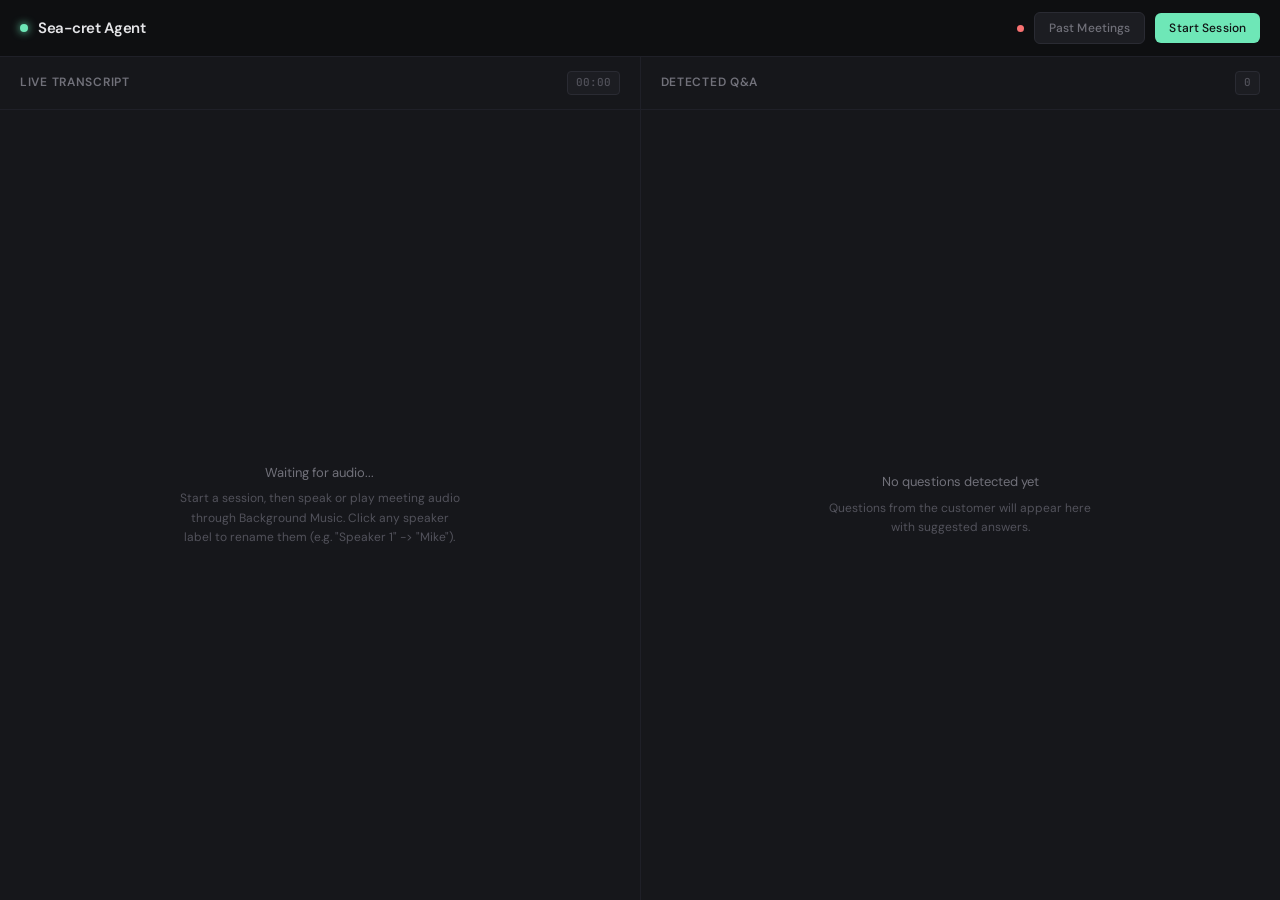
<file: static/index.html>
<!DOCTYPE html>
<html lang="en">
<head>
  <meta charset="UTF-8">
  <meta name="viewport" content="width=device-width, initial-scale=1.0">
  <title>Sea-cret Agent</title>
  <link rel="preconnect" href="https://fonts.googleapis.com">
  <link rel="preconnect" href="https://fonts.gstatic.com" crossorigin>
  <link href="https://fonts.googleapis.com/css2?family=DM+Sans:ital,wght@0,400;0,500;0,600;0,700;1,400&family=JetBrains+Mono:wght@400;500&display=swap" rel="stylesheet">
  <link rel="stylesheet" href="/static/style.css">
</head>
<body>
  <div class="app">
    <header class="topbar">
      <div class="topbar-left">
        <div class="logo-mark"></div>
        <h1>Sea-cret Agent</h1>
      </div>
      <div class="topbar-right">
        <span class="connection-dot" id="connectionDot"></span>
        <div class="past-sessions">
          <button class="btn btn-subtle" id="pastSessionsBtn" title="Reopen a past meeting">Past Meetings</button>
          <div class="past-sessions-menu" id="pastSessionsMenu" hidden></div>
        </div>
        <button class="btn btn-primary" id="sessionBtn">Start Session</button>
      </div>
    </header>

    <div class="past-banner" id="pastBanner" hidden>
      <div class="past-banner-info">
        <span class="past-banner-eyebrow">Viewing past meeting</span>
        <span class="past-banner-title" id="pastBannerTitle"></span>
      </div>
      <div class="past-banner-actions">
        <button class="btn btn-subtle" id="pastBannerSummary">Show Summary</button>
        <button class="btn btn-subtle" id="pastBannerExit">Exit</button>
      </div>
    </div>

    <div class="panels">
      <section class="panel panel-transcript">
        <div class="panel-header">
          <h2>Live Transcript</h2>
          <span class="badge" id="transcriptTimer">00:00</span>
        </div>
        <div class="transcript-feed" id="transcriptFeed">
          <div class="empty-state">
            <p>Waiting for audio...</p>
            <p class="hint">Start a session, then speak or play meeting audio through Background Music. Click any speaker label to rename them (e.g. "Speaker 1" -> "Mike").</p>
          </div>
        </div>
      </section>

      <section class="panel panel-answers">
        <div class="panel-header">
          <h2>Detected Q&A</h2>
          <span class="badge" id="questionCount">0</span>
        </div>
        <div class="answers-feed" id="answersFeed">
          <div class="empty-state">
            <p>No questions detected yet</p>
            <p class="hint">Questions from the customer will appear here with suggested answers.</p>
          </div>
        </div>
      </section>
    </div>

    <div class="summary-overlay" id="summaryOverlay">
      <div class="summary-modal">
        <div class="summary-header">
          <h2>Meeting Summary</h2>
          <button class="btn btn-subtle" id="closeSummary">Close</button>
        </div>
        <div class="summary-content" id="summaryContent"></div>
        <div class="summary-actions">
          <button class="btn btn-subtle" id="copySummary">Copy to Clipboard</button>
          <button class="btn btn-primary" id="createGoogleDoc">Create Google Doc</button>
        </div>
        <div class="google-doc-result" id="googleDocResult"></div>
      </div>
    </div>
  </div>

  <script src="/static/app.js"></script>
</body>
</html>
</file>
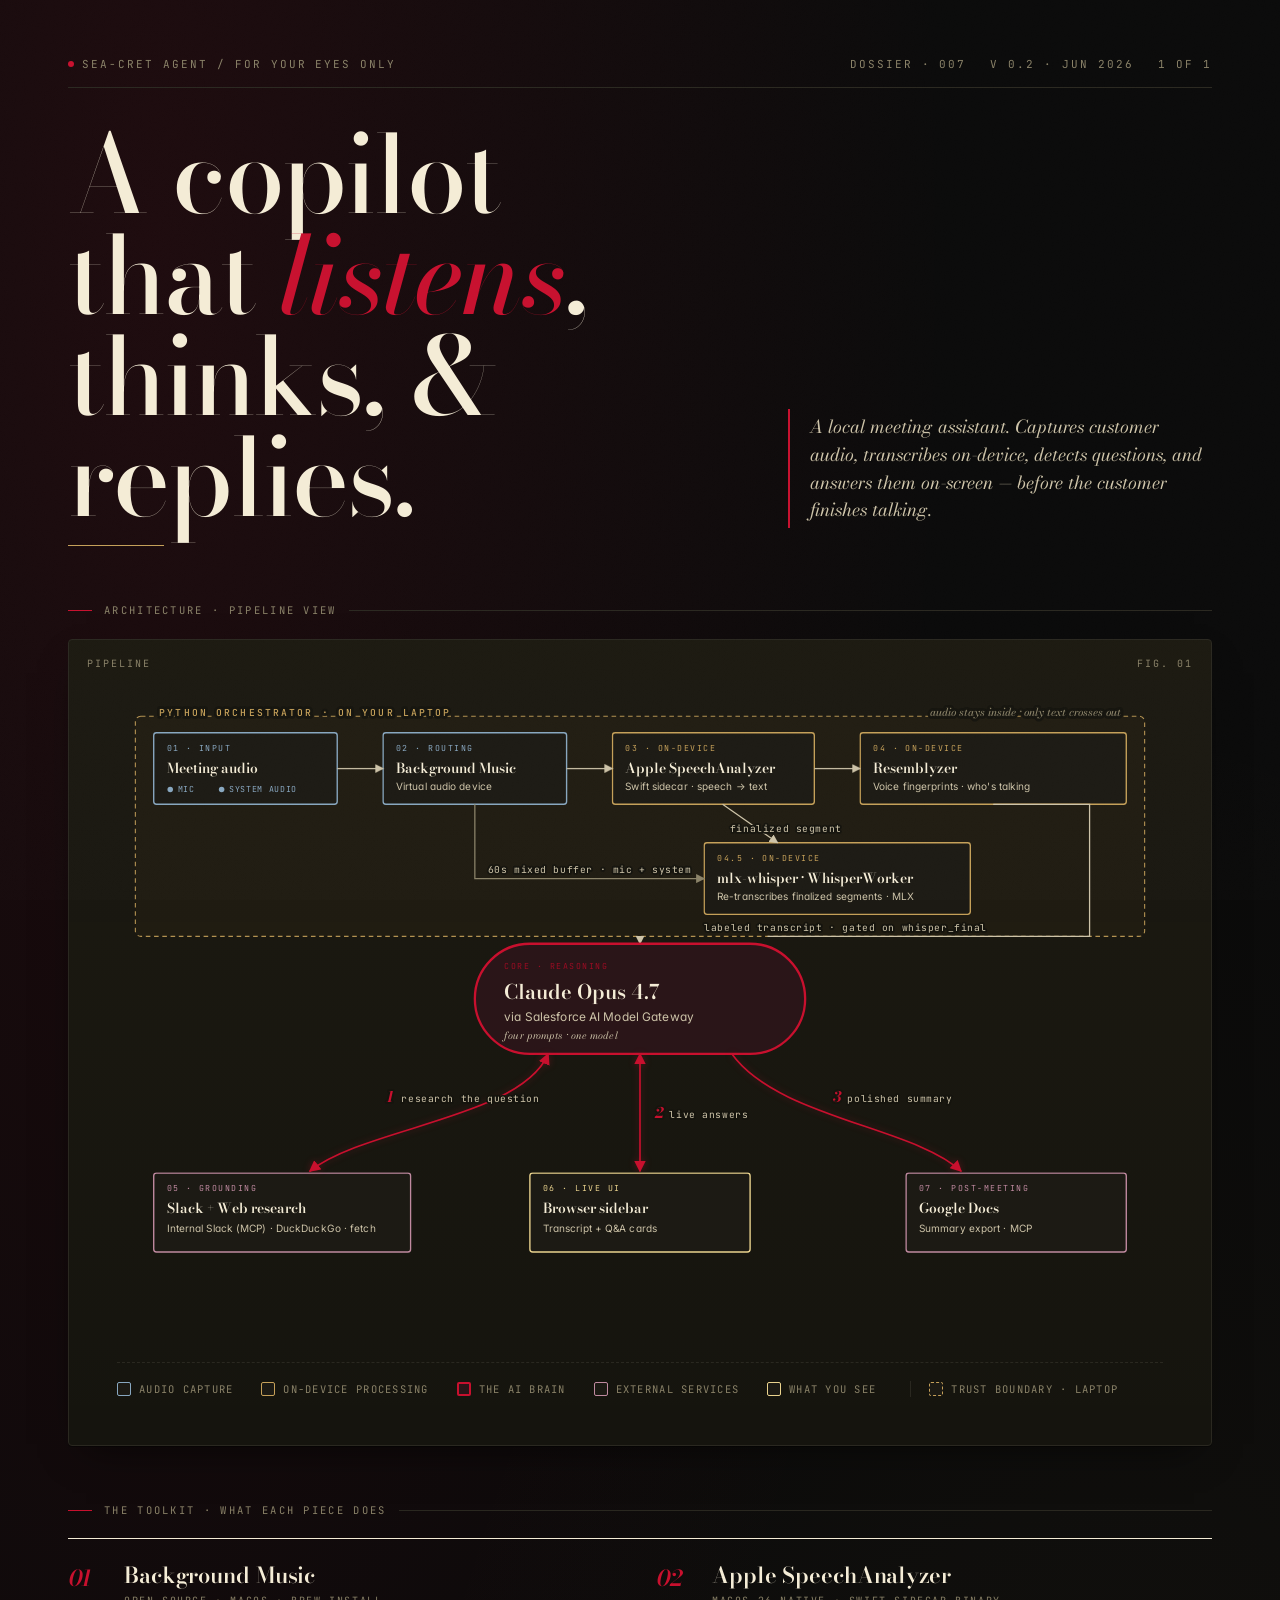
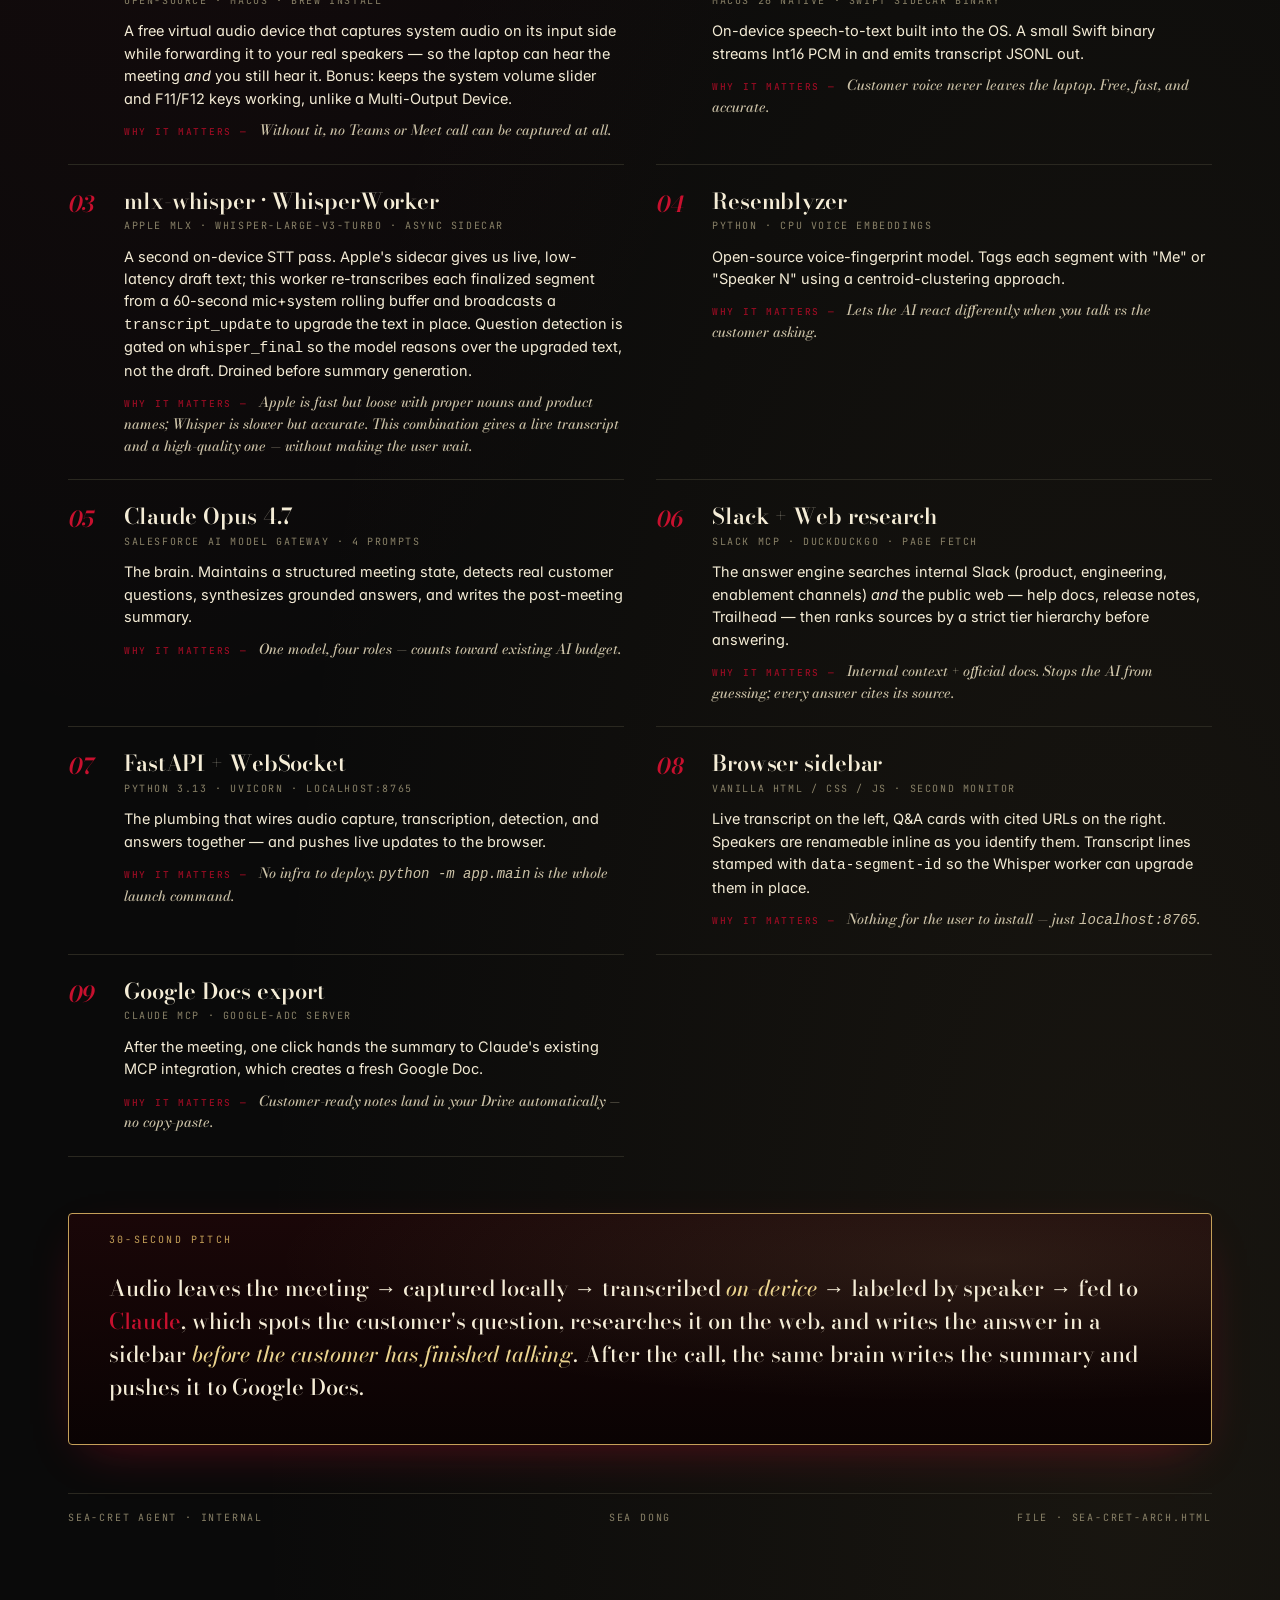
<file: docs/architecture.html>
<!DOCTYPE html>
<html lang="en">
<head>
<meta charset="utf-8">
<title>Sea-cret Agent — Architecture</title>
<link rel="preconnect" href="https://fonts.googleapis.com">
<link rel="preconnect" href="https://fonts.gstatic.com" crossorigin>
<link href="https://fonts.googleapis.com/css2?family=Bodoni+Moda:ital,opsz,wght@0,6..96,400..900;1,6..96,400..900&family=Inter:wght@400;500;600;700&family=JetBrains+Mono:wght@400;500&display=swap" rel="stylesheet">
<style>
  :root {
    --paper: #0a0a0a;          /* page bg — jet black */
    --paper-deep: #15140e;     /* panel surface — gunmetal warm */
    --ink: #f4ecd6;            /* primary text — champagne */
    --ink-soft: #cdc3a8;       /* secondary text — muted cream */
    --ink-faint: #8a8268;      /* tertiary text — faint gold-cream */
    --rule: #2a2820;           /* hairline divider */
    --coral: #c8102e;          /* blood red — Bond accent */
    --coral-deep: #9a0c23;     /* deeper red */
    --ocean: #88a7c0;          /* steel blue — capture/audio in */
    --moss: #c5a059;           /* gold — on-device / trust boundary */
    --gold: #ead38e;           /* lighter gold — ui flourish */
    --plum: #c08aa0;           /* dusty rose — external services */
    --shadow: 0 1px 0 rgba(0, 0, 0, 0.4), 0 16px 40px -18px rgba(0, 0, 0, 0.7);
  }
  * { box-sizing: border-box; }
  html, body { margin: 0; padding: 0; }
  body {
    background:
      radial-gradient(ellipse at 12% 8%, rgba(200, 16, 46, 0.10), transparent 50%),
      radial-gradient(ellipse at 88% 95%, rgba(197, 160, 89, 0.08), transparent 55%),
      var(--paper);
    color: var(--ink);
    font-family: "Inter", -apple-system, sans-serif;
    font-feature-settings: "ss01", "cv11", "kern";
    line-height: 1.55;
    min-height: 100vh;
    overflow-x: hidden;
  }
  /* Subtle paper grain */
  body::before {
    content: "";
    position: fixed;
    inset: 0;
    pointer-events: none;
    z-index: 100;
    opacity: 0.18;
    mix-blend-mode: screen;
    background-image: url("data:image/svg+xml;utf8,<svg xmlns='http://www.w3.org/2000/svg' width='180' height='180'><filter id='n'><feTurbulence type='fractalNoise' baseFrequency='0.9' numOctaves='2' stitchTiles='stitch'/><feColorMatrix values='0 0 0 0 0.96  0 0 0 0 0.92  0 0 0 0 0.84  0 0 0 0.06 0'/></filter><rect width='100%25' height='100%25' filter='url(%23n)'/></svg>");
  }

  .page { max-width: 1240px; margin: 0 auto; padding: 56px 48px 96px; position: relative; }

  /* Top eyebrow row */
  .eyebrow {
    display: flex;
    justify-content: space-between;
    align-items: baseline;
    font-family: "JetBrains Mono", monospace;
    font-size: 11px;
    letter-spacing: 0.18em;
    text-transform: uppercase;
    color: var(--ink-faint);
    border-bottom: 1px solid var(--rule);
    padding-bottom: 14px;
    margin-bottom: 36px;
  }
  .eyebrow .right { display: flex; gap: 24px; }
  .eyebrow .dot {
    display: inline-block;
    width: 6px; height: 6px;
    border-radius: 50%;
    background: var(--coral);
    margin-right: 8px;
    transform: translateY(-1px);
  }

  /* Masthead */
  .masthead {
    display: grid;
    grid-template-columns: 1.55fr 1fr;
    gap: 64px;
    align-items: end;
    margin-bottom: 48px;
  }
  h1 {
    font-family: "Bodoni Moda", serif;
    font-variation-settings: "opsz" 96;
    font-weight: 500;
    font-size: clamp(64px, 8.4vw, 124px);
    line-height: 0.94;
    letter-spacing: -0.02em;
    margin: 0;
    color: var(--ink);
    position: relative;
    padding-bottom: 18px;
  }
  h1::after {
    content: "";
    position: absolute;
    left: 0;
    bottom: 0;
    width: 96px;
    height: 1px;
    background: var(--moss);
  }
  h1 em {
    font-style: italic;
    font-variation-settings: "opsz" 96;
    font-weight: 500;
    color: var(--coral);
  }
  .deck {
    font-family: "Bodoni Moda", serif;
    font-variation-settings: "opsz" 11;
    font-weight: 400;
    font-style: italic;
    font-size: 18px;
    line-height: 1.55;
    color: var(--ink-soft);
    border-left: 2px solid var(--coral);
    padding: 4px 0 4px 20px;
    max-width: 420px;
  }

  /* Section labels */
  .section-label {
    font-family: "JetBrains Mono", monospace;
    font-size: 10.5px;
    letter-spacing: 0.22em;
    text-transform: uppercase;
    color: var(--ink-faint);
    display: flex;
    align-items: center;
    gap: 12px;
    margin: 56px 0 20px;
  }
  .section-label::before {
    content: "";
    display: block;
    width: 24px;
    height: 1px;
    background: var(--coral);
  }
  .section-label::after {
    content: "";
    flex: 1;
    height: 1px;
    background: var(--rule);
  }

  /* Diagram */
  .diagram-frame {
    background:
      linear-gradient(180deg, rgba(197, 160, 89, 0.04), rgba(0, 0, 0, 0)),
      var(--paper-deep);
    border: 1px solid var(--rule);
    border-radius: 4px;
    padding: 56px 48px 48px;
    position: relative;
    overflow: hidden;
    box-shadow: var(--shadow);
  }
  .diagram-frame::after,
  .diagram-frame::before { color: var(--moss); }
  .diagram-frame::before {
    content: "FIG. 01";
    position: absolute;
    top: 16px;
    right: 18px;
    font-family: "JetBrains Mono", monospace;
    font-size: 10px;
    letter-spacing: 0.2em;
    color: var(--ink-faint);
  }
  .diagram-frame::after {
    content: "PIPELINE";
    position: absolute;
    top: 16px;
    left: 18px;
    font-family: "JetBrains Mono", monospace;
    font-size: 10px;
    letter-spacing: 0.2em;
    color: var(--ink-faint);
  }
  svg.arch { width: 100%; height: auto; display: block; }

  /* Diagram type styles applied inside SVG */
  .node-rect { fill: #1c1a14; stroke-width: 1.5; }
  .node-rect.capture { stroke: var(--ocean); }
  .node-rect.local   { stroke: var(--moss); }
  .node-rect.brain   { stroke: var(--coral); stroke-width: 2.5; fill: #2a1518; }
  .node-rect.ext     { stroke: var(--plum); }
  .node-rect.ui      { stroke: var(--gold); }
  .node-title {
    font-family: "Bodoni Moda", serif;
    font-variation-settings: "opsz" 18;
    font-weight: 600;
    font-size: 15px;
    fill: var(--ink);
  }
  .node-sub {
    font-family: "Inter", sans-serif;
    font-weight: 400;
    font-size: 11px;
    fill: var(--ink-soft);
    letter-spacing: 0.01em;
  }
  .node-tag {
    font-family: "JetBrains Mono", monospace;
    font-size: 9px;
    letter-spacing: 0.18em;
    text-transform: uppercase;
  }
  .node-tag.capture { fill: var(--ocean); }
  .node-tag.local   { fill: var(--moss); }
  .node-tag.brain   { fill: var(--coral-deep); }
  .node-tag.ext     { fill: var(--plum); }
  .node-tag.ui      { fill: var(--gold); }

  /* The trust boundary. A dashed container wraps everything running locally;
     anything outside it crosses the network. The label sits on the top edge
     and "punches through" it via paint-order stroke. */
  .container-rect {
    fill: rgba(197, 160, 89, 0.04);
    stroke: var(--moss);
    stroke-width: 1.2;
    stroke-dasharray: 5 4;
    opacity: 0.9;
  }
  .container-label {
    font-family: "JetBrains Mono", monospace;
    font-size: 10.5px;
    font-weight: 500;
    letter-spacing: 0.22em;
    text-transform: uppercase;
    fill: var(--moss);
    paint-order: stroke;
    stroke: var(--paper-deep);
    stroke-width: 6px;
    stroke-linejoin: round;
  }
  .container-sub {
    font-family: "Bodoni Moda", serif;
    font-style: italic;
    font-variation-settings: "opsz" 11;
    font-weight: 500;
    font-size: 12px;
    fill: var(--ink-faint);
    paint-order: stroke;
    stroke: var(--paper-deep);
    stroke-width: 6px;
    stroke-linejoin: round;
  }
  /* Dual-stream indicator inside the audio node */
  .stream-pip {
    fill: var(--ocean);
  }
  .stream-pip-label {
    font-family: "JetBrains Mono", monospace;
    font-size: 9px;
    letter-spacing: 0.08em;
    fill: var(--ocean);
    text-transform: uppercase;
  }

  .edge { fill: none; stroke: var(--ink-soft); stroke-width: 1.4; }
  .edge.dashed { stroke-dasharray: 4 4; stroke: var(--ink-faint); }
  .edge.coral  { stroke: var(--coral); stroke-width: 1.8; filter: drop-shadow(0 0 4px rgba(200, 16, 46, 0.35)); }
  .edge-label {
    font-family: "JetBrains Mono", monospace;
    font-size: 10.5px;
    letter-spacing: 0.06em;
    fill: var(--ink-soft);
    paint-order: stroke;
    stroke: var(--paper-deep);
    stroke-width: 4px;
    stroke-linejoin: round;
  }
  .edge-num {
    font-family: "Bodoni Moda", serif;
    font-style: italic;
    font-weight: 700;
    font-size: 16px;
    fill: var(--coral);
    paint-order: stroke;
    stroke: var(--paper-deep);
    stroke-width: 4px;
    stroke-linejoin: round;
  }

  /* Legend */
  .legend {
    display: flex;
    gap: 28px;
    flex-wrap: wrap;
    margin-top: 24px;
    padding-top: 18px;
    border-top: 1px dashed var(--rule);
    font-family: "JetBrains Mono", monospace;
    font-size: 10.5px;
    letter-spacing: 0.12em;
    text-transform: uppercase;
    color: var(--ink-faint);
  }
  .legend span { display: inline-flex; align-items: center; gap: 8px; }
  .legend i {
    display: inline-block;
    width: 14px;
    height: 14px;
    border: 1.5px solid;
    border-radius: 2px;
    background: #1c1a14;
  }
  .legend i.brain { background: #2a1518; border-width: 2.5px; }

  /* Tools section: editorial 2-column, asymmetric */
  .tools {
    display: grid;
    grid-template-columns: repeat(12, 1fr);
    gap: 0 32px;
    margin-top: 12px;
    border-top: 1px solid var(--ink);
  }
  .tool {
    grid-column: span 6;
    border-bottom: 1px solid var(--rule);
    padding: 24px 0 22px;
    display: grid;
    grid-template-columns: 38px 1fr;
    gap: 18px;
    position: relative;
  }
  .tool .num {
    font-family: "Bodoni Moda", serif;
    font-style: italic;
    font-weight: 600;
    font-size: 22px;
    color: var(--coral);
    line-height: 1;
    padding-top: 4px;
  }
  .tool h3 {
    font-family: "Bodoni Moda", serif;
    font-variation-settings: "opsz" 28;
    font-weight: 600;
    font-size: 22px;
    line-height: 1.15;
    margin: 0 0 4px;
    letter-spacing: -0.005em;
  }
  .tool .where {
    font-family: "JetBrains Mono", monospace;
    font-size: 10px;
    letter-spacing: 0.16em;
    text-transform: uppercase;
    color: var(--ink-faint);
    margin-bottom: 12px;
  }
  .tool .role {
    font-size: 14.5px;
    line-height: 1.55;
    color: var(--ink);
    margin: 0 0 10px;
  }
  .tool .why {
    font-family: "Bodoni Moda", serif;
    font-style: italic;
    font-variation-settings: "opsz" 11;
    font-weight: 500;
    font-size: 14px;
    line-height: 1.55;
    color: var(--ink-soft);
    margin: 0;
  }
  .tool .why::before {
    content: "Why it matters — ";
    font-style: normal;
    font-family: "JetBrains Mono", monospace;
    font-size: 9.5px;
    letter-spacing: 0.18em;
    text-transform: uppercase;
    color: var(--coral-deep);
    margin-right: 4px;
  }

  /* Pitch block — gun-barrel sequence: deep red field, gold hairline, champagne text */
  .pitch {
    margin-top: 56px;
    padding: 36px 40px 40px;
    background:
      radial-gradient(ellipse at 80% 20%, rgba(234, 211, 142, 0.10), transparent 55%),
      linear-gradient(180deg, #1a0708 0%, #0a0303 100%);
    color: var(--ink);
    border: 1px solid var(--moss);
    border-radius: 4px;
    position: relative;
    overflow: hidden;
    box-shadow: 0 16px 48px -20px rgba(200, 16, 46, 0.45);
  }
  .pitch::before {
    content: "30-SECOND PITCH";
    position: absolute;
    top: 18px;
    left: 40px;
    font-family: "JetBrains Mono", monospace;
    font-size: 10px;
    letter-spacing: 0.22em;
    color: var(--moss);
  }
  .pitch p {
    font-family: "Bodoni Moda", serif;
    font-variation-settings: "opsz" 28;
    font-weight: 500;
    font-size: 22px;
    line-height: 1.5;
    margin: 22px 0 0;
    letter-spacing: -0.002em;
  }
  .pitch p em {
    font-style: italic;
    color: var(--gold);
  }
  .pitch p strong {
    font-weight: 500;
    color: var(--coral);
  }

  /* Colophon */
  .colophon {
    display: flex;
    justify-content: space-between;
    margin-top: 48px;
    padding-top: 16px;
    border-top: 1px solid var(--rule);
    font-family: "JetBrains Mono", monospace;
    font-size: 10px;
    letter-spacing: 0.18em;
    text-transform: uppercase;
    color: var(--ink-faint);
  }

  /* Animations
     NOTE: SVG <g> nodes use the `transform` attribute to position themselves
     in the viewBox. A CSS `transform` on those same elements OVERRIDES the
     SVG attribute and collapses everything to the origin. So node reveal is
     opacity-only — no transform in the keyframe. */
  @keyframes rise {
    from { opacity: 0; transform: translateY(8px); }
    to   { opacity: 1; transform: translateY(0); }
  }
  @keyframes fadeIn {
    from { opacity: 0; }
    to   { opacity: 1; }
  }
  @keyframes drawIn {
    from { stroke-dashoffset: 600; }
    to   { stroke-dashoffset: 0; }
  }
  .reveal { animation: rise 0.8s cubic-bezier(0.2, 0.7, 0.2, 1) both; }
  .reveal.d1 { animation-delay: 0.1s; }
  .reveal.d2 { animation-delay: 0.25s; }
  .reveal.d3 { animation-delay: 0.4s; }
  .reveal.d4 { animation-delay: 0.55s; }
  svg.arch path.edge,
  svg.arch path.edge.dashed,
  svg.arch path.edge.coral {
    stroke-dasharray: 600;
    stroke-dashoffset: 600;
    animation: drawIn 1.6s cubic-bezier(0.65, 0, 0.35, 1) 0.6s forwards;
  }
  svg.arch g.node { animation: fadeIn 0.6s ease-out both; }
  svg.arch g.node.s1 { animation-delay: 0.1s; }
  svg.arch g.node.s2 { animation-delay: 0.18s; }
  svg.arch g.node.s3 { animation-delay: 0.26s; }
  svg.arch g.node.s4 { animation-delay: 0.34s; }
  svg.arch g.node.s5 { animation-delay: 0.42s; }
  svg.arch g.node.s6 { animation-delay: 0.5s; }
  svg.arch g.node.s7 { animation-delay: 0.58s; }
  svg.arch g.node.s8 { animation-delay: 0.66s; }
  svg.arch g.node.s9 { animation-delay: 0.74s; }

  @media (max-width: 880px) {
    .masthead { grid-template-columns: 1fr; gap: 28px; }
    .tool { grid-column: span 12; }
    .page { padding: 32px 22px 64px; }
  }
</style>
</head>
<body>

<div class="page">

  <div class="eyebrow">
    <span><span class="dot"></span>SEA-CRET AGENT / FOR YOUR EYES ONLY</span>
    <span class="right">
      <span>DOSSIER · 007</span>
      <span>v 0.2 · JUN 2026</span>
      <span>1 of 1</span>
    </span>
  </div>

  <header class="masthead">
    <h1 class="reveal">A copilot<br>that <em>listens</em>,<br>thinks, &amp; replies.</h1>
    <p class="deck reveal d1">A local meeting assistant. Captures customer audio, transcribes on-device, detects questions, and answers them on-screen — before the customer finishes talking.</p>
  </header>

  <div class="section-label reveal d2">Architecture · pipeline view</div>

  <div class="diagram-frame reveal d3">
    <svg class="arch" viewBox="0 0 1140 700" xmlns="http://www.w3.org/2000/svg">
      <defs>
        <marker id="arrow" viewBox="0 0 10 10" refX="9" refY="5" markerWidth="7" markerHeight="7" orient="auto-start-reverse">
          <path d="M0,0 L10,5 L0,10 z" fill="#cdc3a8"/>
        </marker>
        <marker id="arrow-faint" viewBox="0 0 10 10" refX="9" refY="5" markerWidth="7" markerHeight="7" orient="auto-start-reverse">
          <path d="M0,0 L10,5 L0,10 z" fill="#8a8268"/>
        </marker>
        <marker id="arrow-coral" viewBox="0 0 10 10" refX="9" refY="5" markerWidth="7" markerHeight="7" orient="auto-start-reverse">
          <path d="M0,0 L10,5 L0,10 z" fill="#c8102e"/>
        </marker>
      </defs>

      <!-- TRUST BOUNDARY. The dashed container wraps everything that runs
           locally inside the Python process: audio capture, the Swift sidecar,
           the on-device speaker model, and the mlx-whisper sidecar that
           re-transcribes finalized segments to upgrade their text. Customer
           audio never leaves this box. Only the labeled transcript crosses
           below it to Claude. -->
      <g class="node s1">
        <rect class="container-rect" x="20" y="22" width="1100" height="240" rx="6"/>
        <text class="container-label" x="46" y="22">Python orchestrator · on your laptop</text>
        <text class="container-sub" x="1094" y="22" text-anchor="end">audio stays inside · only text crosses out</text>
      </g>

      <!-- ROW 1: capture. The audio node now shows two parallel streams
           (mic + system) feeding into Background Music's mixer. -->
      <g class="node s1" transform="translate(40,40)">
        <rect class="node-rect capture" x="0" y="0" width="200" height="78" rx="3"/>
        <text class="node-tag capture" x="14" y="20">01 · INPUT</text>
        <text class="node-title" x="14" y="44">Meeting audio</text>
        <!-- two-stream pips replace the old single-line subtitle -->
        <circle class="stream-pip" cx="18" cy="62" r="3"/>
        <text class="stream-pip-label" x="26" y="65">Mic</text>
        <circle class="stream-pip" cx="74" cy="62" r="3"/>
        <text class="stream-pip-label" x="82" y="65">System audio</text>
      </g>

      <g class="node s2" transform="translate(290,40)">
        <rect class="node-rect capture" x="0" y="0" width="200" height="78" rx="3"/>
        <text class="node-tag capture" x="14" y="20">02 · ROUTING</text>
        <text class="node-title" x="14" y="44">Background Music</text>
        <text class="node-sub" x="14" y="62">Virtual audio device</text>
      </g>

      <g class="node s3" transform="translate(540,40)">
        <rect class="node-rect local" x="0" y="0" width="220" height="78" rx="3"/>
        <text class="node-tag local" x="14" y="20">03 · ON-DEVICE</text>
        <text class="node-title" x="14" y="44">Apple SpeechAnalyzer</text>
        <text class="node-sub" x="14" y="62">Swift sidecar · speech → text</text>
      </g>

      <g class="node s4" transform="translate(810,40)">
        <rect class="node-rect local" x="0" y="0" width="290" height="78" rx="3"/>
        <text class="node-tag local" x="14" y="20">04 · ON-DEVICE</text>
        <text class="node-title" x="14" y="44">Resemblyzer</text>
        <text class="node-sub" x="14" y="62">Voice fingerprints · who's talking</text>
      </g>

      <!-- horizontal arrows row 1 -->
      <path class="edge" d="M 240 79 L 290 79" marker-end="url(#arrow)"/>
      <path class="edge" d="M 490 79 L 540 79" marker-end="url(#arrow)"/>
      <path class="edge" d="M 760 79 L 810 79" marker-end="url(#arrow)"/>

      <!-- ROW 1.5: the Whisper sidecar. Sits inside the trust boundary. Pulls
           a 60-second mic+system rolling buffer from the Python orchestrator
           and re-transcribes each finalized Apple segment in place. Out-of-band
           with the live path: question detection still gates on its whisper_final
           signal, but its output upgrades the transcript via transcript_update. -->
      <g class="node s5" transform="translate(640,160)">
        <rect class="node-rect local" x="0" y="0" width="290" height="78" rx="3"/>
        <text class="node-tag local" x="14" y="20">04.5 · ON-DEVICE</text>
        <text class="node-title" x="14" y="44">mlx-whisper · WhisperWorker</text>
        <text class="node-sub" x="14" y="62">Re-transcribes finalized segments · MLX</text>
      </g>

      <!-- Background Music → Whisper: the mixed (mic + system) 60s rolling buffer the
           worker slices from. Same signal Apple sees. -->
      <path class="edge dashed" d="M 390 118 L 390 199 L 640 199" marker-end="url(#arrow-faint)"/>
      <text class="edge-label" x="404" y="193">60s mixed buffer · mic + system</text>

      <!-- Apple → Whisper: each finalized segment is enqueued. Whisper then
           emits transcript_update over the WebSocket to upgrade the text. -->
      <path class="edge" d="M 660 118 L 720 160" marker-end="url(#arrow)"/>
      <text class="edge-label" x="668" y="148">finalized segment</text>

      <!-- elbow into the brain. Detector is gated on whisper_final so the
           model reasons over the upgraded text, not the Apple draft. -->
      <path class="edge" d="M 955 118 L 1060 118 L 1060 262 L 570 262 L 570 270" marker-end="url(#arrow)"/>
      <text class="edge-label" x="640" y="256">labeled transcript · gated on whisper_final</text>

      <!-- ROW 2: brain -->
      <g class="node s6" transform="translate(390,270)">
        <rect class="node-rect brain" x="0" y="0" width="360" height="120" rx="60"/>
        <text class="node-tag brain" x="32" y="28">CORE · REASONING</text>
        <text class="node-title" x="32" y="60" style="font-size:22px">Claude Opus 4.7</text>
        <text class="node-sub" x="32" y="84" style="font-size:13px">via Salesforce AI Model Gateway</text>
        <text class="node-sub" x="32" y="104" style="font-style:italic;font-family:'Bodoni Moda',serif">four prompts · one model</text>
      </g>

      <!-- ROW 3: outputs -->
      <g class="node s7" transform="translate(40,520)">
        <rect class="node-rect ext" x="0" y="0" width="280" height="86" rx="3"/>
        <text class="node-tag ext" x="14" y="20">05 · GROUNDING</text>
        <text class="node-title" x="14" y="44">Slack + Web research</text>
        <text class="node-sub" x="14" y="64">Internal Slack (MCP) · DuckDuckGo · fetch</text>
      </g>

      <g class="node s8" transform="translate(450,520)">
        <rect class="node-rect ui" x="0" y="0" width="240" height="86" rx="3"/>
        <text class="node-tag ui" x="14" y="20">06 · LIVE UI</text>
        <text class="node-title" x="14" y="44">Browser sidebar</text>
        <text class="node-sub" x="14" y="64">Transcript + Q&amp;A cards</text>
      </g>

      <g class="node s9" transform="translate(860,520)">
        <rect class="node-rect ext" x="0" y="0" width="240" height="86" rx="3"/>
        <text class="node-tag ext" x="14" y="20">07 · POST-MEETING</text>
        <text class="node-title" x="14" y="44">Google Docs</text>
        <text class="node-sub" x="14" y="64">Summary export · MCP</text>
      </g>

      <!-- BRAIN ↔ DOWNSTREAM
           Three edges only. Two carry traffic both ways (double-headed arrows). -->

      <!-- ① brain ↔ DuckDuckGo : research loop (ask, get sources back) -->
      <path class="edge coral" d="M 470 390 C 440 460, 270 470, 210 518"
            marker-start="url(#arrow-coral)" marker-end="url(#arrow-coral)"/>
      <text class="edge-num"   x="294" y="442">1</text>
      <text class="edge-label" x="310" y="442">research the question</text>

      <!-- ② brain ↔ sidebar : live answers + end-session trigger -->
      <path class="edge coral" d="M 570 390 L 570 518"
            marker-start="url(#arrow-coral)" marker-end="url(#arrow-coral)"/>
      <text class="edge-num"   x="586" y="460">2</text>
      <text class="edge-label" x="602" y="460">live answers</text>

      <!-- ③ brain → google docs : summary export at session end -->
      <path class="edge coral" d="M 670 390 C 720 460, 870 470, 920 518"
            marker-end="url(#arrow-coral)"/>
      <text class="edge-num"   x="780" y="442">3</text>
      <text class="edge-label" x="796" y="442">polished summary</text>
    </svg>

    <div class="legend">
      <span><i style="border-color:var(--ocean)"></i>Audio capture</span>
      <span><i style="border-color:var(--moss)"></i>On-device processing</span>
      <span><i class="brain" style="border-color:var(--coral)"></i>The AI brain</span>
      <span><i style="border-color:var(--plum)"></i>External services</span>
      <span><i style="border-color:var(--gold)"></i>What you see</span>
      <span style="border-left:1px solid var(--rule); padding-left:18px; margin-left:6px;"><i style="border-color:var(--moss); border-style:dashed;"></i>Trust boundary · laptop</span>
    </div>
  </div>

  <div class="section-label">The toolkit · what each piece does</div>

  <div class="tools">

    <article class="tool">
      <span class="num">01</span>
      <div>
        <h3>Background Music</h3>
        <div class="where">Open-source · macOS · brew install</div>
        <p class="role">A free virtual audio device that captures system audio on its input side while forwarding it to your real speakers — so the laptop can hear the meeting <em>and</em> you still hear it. Bonus: keeps the system volume slider and F11/F12 keys working, unlike a Multi-Output Device.</p>
        <p class="why">Without it, no Teams or Meet call can be captured at all.</p>
      </div>
    </article>

    <article class="tool">
      <span class="num">02</span>
      <div>
        <h3>Apple SpeechAnalyzer</h3>
        <div class="where">macOS 26 native · Swift sidecar binary</div>
        <p class="role">On-device speech-to-text built into the OS. A small Swift binary streams Int16 PCM in and emits transcript JSONL out.</p>
        <p class="why">Customer voice never leaves the laptop. Free, fast, and accurate.</p>
      </div>
    </article>

    <article class="tool">
      <span class="num">03</span>
      <div>
        <h3>mlx-whisper · WhisperWorker</h3>
        <div class="where">Apple MLX · whisper-large-v3-turbo · async sidecar</div>
        <p class="role">A second on-device STT pass. Apple's sidecar gives us live, low-latency draft text; this worker re-transcribes each finalized segment from a 60-second mic+system rolling buffer and broadcasts a <code>transcript_update</code> to upgrade the text in place. Question detection is gated on <code>whisper_final</code> so the model reasons over the upgraded text, not the draft. Drained before summary generation.</p>
        <p class="why">Apple is fast but loose with proper nouns and product names; Whisper is slower but accurate. This combination gives a live transcript <em>and</em> a high-quality one — without making the user wait.</p>
      </div>
    </article>

    <article class="tool">
      <span class="num">04</span>
      <div>
        <h3>Resemblyzer</h3>
        <div class="where">Python · CPU voice embeddings</div>
        <p class="role">Open-source voice-fingerprint model. Tags each segment with "Me" or "Speaker N" using a centroid-clustering approach.</p>
        <p class="why">Lets the AI react differently when <em>you</em> talk vs the customer asking.</p>
      </div>
    </article>

    <article class="tool">
      <span class="num">05</span>
      <div>
        <h3>Claude Opus 4.7</h3>
        <div class="where">Salesforce AI Model Gateway · 4 prompts</div>
        <p class="role">The brain. Maintains a structured meeting state, detects real customer questions, synthesizes grounded answers, and writes the post-meeting summary.</p>
        <p class="why">One model, four roles — counts toward existing AI budget.</p>
      </div>
    </article>

    <article class="tool">
      <span class="num">06</span>
      <div>
        <h3>Slack + Web research</h3>
        <div class="where">Slack MCP · DuckDuckGo · page fetch</div>
        <p class="role">The answer engine searches internal Slack (product, engineering, enablement channels) <em>and</em> the public web — help docs, release notes, Trailhead — then ranks sources by a strict tier hierarchy before answering.</p>
        <p class="why">Internal context + official docs. Stops the AI from guessing; every answer cites its source.</p>
      </div>
    </article>

    <article class="tool">
      <span class="num">07</span>
      <div>
        <h3>FastAPI + WebSocket</h3>
        <div class="where">Python 3.13 · uvicorn · localhost:8765</div>
        <p class="role">The plumbing that wires audio capture, transcription, detection, and answers together — and pushes live updates to the browser.</p>
        <p class="why">No infra to deploy. <code>python -m app.main</code> is the whole launch command.</p>
      </div>
    </article>

    <article class="tool">
      <span class="num">08</span>
      <div>
        <h3>Browser sidebar</h3>
        <div class="where">Vanilla HTML / CSS / JS · second monitor</div>
        <p class="role">Live transcript on the left, Q&amp;A cards with cited URLs on the right. Speakers are renameable inline as you identify them. Transcript lines stamped with <code>data-segment-id</code> so the Whisper worker can upgrade them in place.</p>
        <p class="why">Nothing for the user to install — just <code>localhost:8765</code>.</p>
      </div>
    </article>

    <article class="tool">
      <span class="num">09</span>
      <div>
        <h3>Google Docs export</h3>
        <div class="where">Claude MCP · google-adc server</div>
        <p class="role">After the meeting, one click hands the summary to Claude's existing MCP integration, which creates a fresh Google Doc.</p>
        <p class="why">Customer-ready notes land in your Drive automatically — no copy-paste.</p>
      </div>
    </article>

  </div>

  <div class="pitch reveal d4">
    <p>Audio leaves the meeting → captured locally → transcribed <em>on-device</em> → labeled by speaker → fed to <strong>Claude</strong>, which spots the customer's question, researches it on the web, and writes the answer in a sidebar <em>before the customer has finished talking</em>. After the call, the same brain writes the summary and pushes it to Google Docs.</p>
  </div>

  <div class="colophon">
    <span>SEA-CRET AGENT · INTERNAL</span>
    <span>SEA DONG</span>
    <span>FILE · sea-cret-arch.html</span>
  </div>

</div>
</body>
</html>
</file>
<file: static/style.css>
:root {
  --bg: #0e0f11;
  --bg-panel: #16171b;
  --bg-card: #1c1d22;
  --bg-card-hover: #22232a;
  --border: #2a2b33;
  --border-subtle: #1f2028;
  --text: #e4e4e7;
  --text-muted: #71717a;
  --text-dim: #52525b;
  --accent: #6ee7b7;
  --accent-dim: rgba(110, 231, 183, 0.12);
  --accent-glow: rgba(110, 231, 183, 0.06);
  --question: #fbbf24;
  --question-dim: rgba(251, 191, 36, 0.12);
  --danger: #f87171;
  --radius: 10px;
  --radius-sm: 6px;
  --font: 'DM Sans', system-ui, -apple-system, sans-serif;
  --mono: 'JetBrains Mono', 'SF Mono', monospace;
}

*, *::before, *::after { box-sizing: border-box; margin: 0; padding: 0; }

html, body {
  height: 100%;
  background: var(--bg);
  color: var(--text);
  font-family: var(--font);
  font-size: 14px;
  line-height: 1.6;
  -webkit-font-smoothing: antialiased;
}

.app {
  height: 100vh;
  display: flex;
  flex-direction: column;
  overflow: hidden;
}

/* --- Top bar --- */
.topbar {
  display: flex;
  align-items: center;
  justify-content: space-between;
  padding: 12px 20px;
  border-bottom: 1px solid var(--border-subtle);
  background: var(--bg);
  flex-shrink: 0;
}

.topbar-left {
  display: flex;
  align-items: center;
  gap: 10px;
}

.logo-mark {
  width: 8px;
  height: 8px;
  background: var(--accent);
  border-radius: 50%;
  box-shadow: 0 0 8px var(--accent);
}

.topbar h1 {
  font-size: 15px;
  font-weight: 600;
  letter-spacing: -0.02em;
  color: var(--text);
}

.topbar-right {
  display: flex;
  align-items: center;
  gap: 10px;
}

.connection-dot {
  width: 7px;
  height: 7px;
  border-radius: 50%;
  background: var(--danger);
  transition: background 0.3s;
}

.connection-dot.connected {
  background: var(--accent);
  box-shadow: 0 0 6px var(--accent);
}

/* --- Buttons --- */
.btn {
  font-family: var(--font);
  font-size: 12px;
  font-weight: 500;
  border: none;
  border-radius: var(--radius-sm);
  padding: 7px 14px;
  cursor: pointer;
  transition: all 0.15s ease;
  letter-spacing: 0.01em;
}

.btn-primary {
  background: var(--accent);
  color: #0e0f11;
}

.btn-primary:hover { filter: brightness(1.1); }

.btn-primary.active {
  background: var(--danger);
  color: #fff;
}

.btn-subtle {
  background: var(--bg-card);
  color: var(--text-muted);
  border: 1px solid var(--border);
}

.btn-subtle:hover {
  background: var(--bg-card-hover);
  color: var(--text);
}

/* --- Panels --- */
.panels {
  flex: 1;
  display: grid;
  grid-template-columns: 1fr 1fr;
  gap: 1px;
  background: var(--border-subtle);
  overflow: hidden;
}

.panel {
  background: var(--bg-panel);
  display: flex;
  flex-direction: column;
  overflow: hidden;
}

.panel-header {
  display: flex;
  align-items: center;
  justify-content: space-between;
  padding: 14px 20px;
  border-bottom: 1px solid var(--border-subtle);
  flex-shrink: 0;
}

.panel-header h2 {
  font-size: 12px;
  font-weight: 600;
  text-transform: uppercase;
  letter-spacing: 0.06em;
  color: var(--text-muted);
}

.badge {
  font-family: var(--mono);
  font-size: 11px;
  font-weight: 500;
  padding: 2px 8px;
  border-radius: 4px;
  background: var(--bg-card);
  color: var(--text-dim);
  border: 1px solid var(--border);
}

/* --- Transcript feed --- */
.transcript-feed {
  flex: 1;
  overflow-y: auto;
  padding: 16px 20px;
  scroll-behavior: smooth;
}

.transcript-feed::-webkit-scrollbar { width: 4px; }
.transcript-feed::-webkit-scrollbar-track { background: transparent; }
.transcript-feed::-webkit-scrollbar-thumb { background: var(--border); border-radius: 2px; }

.transcript-line {
  padding: 4px 0;
  animation: fadeSlideIn 0.3s ease;
}

.transcript-line .timestamp {
  font-family: var(--mono);
  font-size: 11px;
  color: var(--text-dim);
  margin-right: 8px;
  user-select: none;
}

.transcript-line .text {
  color: var(--text);
}

.transcript-line.speaker-self {
  opacity: 0.5;
}

.transcript-line.speaker-self .text {
  color: var(--text-muted);
}

.speaker-tag {
  font-size: 10px;
  font-weight: 600;
  text-transform: uppercase;
  letter-spacing: 0.04em;
  padding: 1px 5px;
  border-radius: 3px;
  margin-right: 6px;
  vertical-align: middle;
}

.speaker-tag.speaker-me {
  background: rgba(99, 102, 241, 0.15);
  color: #818cf8;
}

/* Default for any remote speaker -- per-speaker hue variations come below. */
.speaker-tag {
  background: var(--accent-dim);
  color: var(--accent);
}

.speaker-tag.renameable {
  cursor: pointer;
  border: 1px solid transparent;
  transition: border-color 0.15s ease;
}

.speaker-tag.renameable:hover {
  border-color: currentColor;
}

/* Stable color rotation for "Speaker 1", "Speaker 2", ... so repeated
   speakers stay visually distinct in the transcript. Renamed speakers fall
   through to the default green. */
.speaker-tag.speaker-speaker-1 { background: rgba(110, 231, 183, 0.12); color: #6ee7b7; }
.speaker-tag.speaker-speaker-2 { background: rgba(252, 165, 165, 0.14); color: #fca5a5; }
.speaker-tag.speaker-speaker-3 { background: rgba(147, 197, 253, 0.14); color: #93c5fd; }
.speaker-tag.speaker-speaker-4 { background: rgba(252, 211, 77, 0.14); color: #fcd34d; }
.speaker-tag.speaker-speaker-5 { background: rgba(196, 181, 253, 0.14); color: #c4b5fd; }
.speaker-tag.speaker-speaker-6 { background: rgba(244, 114, 182, 0.14); color: #f472b6; }
.speaker-tag.speaker-speaker-7 { background: rgba(45, 212, 191, 0.14); color: #2dd4bf; }
.speaker-tag.speaker-speaker-8 { background: rgba(251, 146, 60, 0.14); color: #fb923c; }

.transcript-line.has-question {
  background: var(--question-dim);
  margin: 4px -20px;
  padding: 6px 20px;
  border-left: 2px solid var(--question);
}

/* --- Answers feed --- */
.answers-feed {
  flex: 1;
  overflow-y: auto;
  padding: 12px 16px;
  display: flex;
  flex-direction: column;
  gap: 10px;
}

.answers-feed::-webkit-scrollbar { width: 4px; }
.answers-feed::-webkit-scrollbar-track { background: transparent; }
.answers-feed::-webkit-scrollbar-thumb { background: var(--border); border-radius: 2px; }

.qa-card {
  background: var(--bg-card);
  border: 1px solid var(--border);
  border-radius: var(--radius);
  padding: 14px 16px;
  animation: fadeSlideIn 0.4s ease;
  transition: border-color 0.2s;
}

.qa-card:hover {
  border-color: var(--accent);
}

.qa-card.suppressed {
  opacity: 0.55;
  border-color: var(--border);
}

.qa-card.suppressed:hover {
  opacity: 0.8;
  border-color: var(--border);
}

.qa-card-question {
  display: flex;
  align-items: flex-start;
  gap: 8px;
  margin-bottom: 10px;
}

.qa-card-question .q-icon {
  flex-shrink: 0;
  width: 20px;
  height: 20px;
  border-radius: 4px;
  background: var(--question-dim);
  color: var(--question);
  font-size: 11px;
  font-weight: 700;
  display: flex;
  align-items: center;
  justify-content: center;
  margin-top: 1px;
}

.qa-card-question .q-content {
  flex: 1;
  min-width: 0;
}

.qa-card-question p {
  font-weight: 500;
  color: var(--text);
  font-size: 13px;
  line-height: 1.5;
}

.qa-card-question .q-raw {
  font-weight: 400;
  font-size: 11px;
  color: var(--text-dim);
  font-style: italic;
  margin-top: 2px;
}

.qa-card-meta {
  display: flex;
  flex-wrap: wrap;
  gap: 8px;
  margin-bottom: 10px;
}

.qa-card-meta .tag {
  font-size: 10px;
  font-weight: 500;
  text-transform: uppercase;
  letter-spacing: 0.04em;
  padding: 2px 6px;
  border-radius: 3px;
  background: var(--accent-dim);
  color: var(--accent);
}

.qa-card-meta .tag-followup {
  background: rgba(139, 92, 246, 0.12);
  color: #a78bfa;
}

.qa-card-meta .tag-suppressed {
  background: rgba(248, 113, 113, 0.12);
  color: var(--danger);
}

.qa-card-meta .confidence-bar {
  display: flex;
  align-items: center;
  gap: 4px;
  font-size: 10px;
  color: var(--text-dim);
  font-family: var(--mono);
}

.qa-card-meta .confidence-bar .bar {
  width: 40px;
  height: 3px;
  background: var(--border);
  border-radius: 2px;
  overflow: hidden;
}

.qa-card-meta .confidence-bar .bar-fill {
  height: 100%;
  background: var(--accent);
  border-radius: 2px;
  transition: width 0.3s;
}

.qa-card-answer {
  background: var(--accent-glow);
  border-radius: var(--radius-sm);
  padding: 10px 12px;
  margin-bottom: 8px;
}

.qa-card-answer p {
  font-size: 13px;
  line-height: 1.6;
  color: var(--text);
}

.qa-card-answer.searching p {
  color: var(--text-muted);
  font-style: italic;
}

.qa-card-answer.answer-suppressed {
  background: transparent;
  padding: 6px 12px;
}

.qa-card-answer .suppressed-msg {
  font-size: 12px;
  color: var(--text-dim);
  font-style: italic;
}

.qa-card-links {
  display: flex;
  flex-wrap: wrap;
  gap: 6px;
  margin-bottom: 8px;
}

.qa-card-links a {
  font-size: 11px;
  font-family: var(--mono);
  color: var(--accent);
  text-decoration: none;
  padding: 3px 8px;
  border-radius: 4px;
  background: var(--accent-dim);
  border: 1px solid transparent;
  transition: all 0.15s ease;
  max-width: 100%;
  overflow: hidden;
  text-overflow: ellipsis;
  white-space: nowrap;
}

.qa-card-links a:hover {
  border-color: var(--accent);
  background: rgba(110, 231, 183, 0.18);
}

/* --- Empty state --- */
.empty-state {
  display: flex;
  flex-direction: column;
  align-items: center;
  justify-content: center;
  height: 100%;
  text-align: center;
  gap: 6px;
}

.empty-state p {
  color: var(--text-muted);
  font-size: 13px;
}

.empty-state .hint {
  color: var(--text-dim);
  font-size: 12px;
  max-width: 280px;
}

/* --- Summary overlay --- */
.summary-overlay {
  position: fixed;
  inset: 0;
  background: rgba(0, 0, 0, 0.7);
  backdrop-filter: blur(4px);
  display: none;
  align-items: center;
  justify-content: center;
  z-index: 100;
}

.summary-overlay.visible {
  display: flex;
}

.summary-modal {
  background: var(--bg-panel);
  border: 1px solid var(--border);
  border-radius: 12px;
  width: 90%;
  max-width: 720px;
  max-height: 85vh;
  display: flex;
  flex-direction: column;
}

.summary-header {
  display: flex;
  align-items: center;
  justify-content: space-between;
  padding: 16px 20px;
  border-bottom: 1px solid var(--border-subtle);
}

.summary-header h2 {
  font-size: 16px;
  font-weight: 600;
}

.summary-content {
  flex: 1;
  overflow-y: auto;
  padding: 20px;
  font-size: 13px;
  line-height: 1.7;
  white-space: pre-wrap;
  font-family: var(--mono);
  color: var(--text-muted);
}

.summary-actions {
  padding: 12px 20px;
  border-top: 1px solid var(--border-subtle);
  display: flex;
  justify-content: flex-end;
  gap: 8px;
}

.google-doc-result {
  padding: 0 20px 12px;
  font-size: 13px;
  min-height: 1em;
}

.google-doc-result.pending { color: var(--text-muted); }
.google-doc-result.success { color: var(--accent); }
.google-doc-result.success a { color: var(--accent); text-decoration: underline; }
.google-doc-result.error { color: var(--danger); }

/* --- Animations --- */
@keyframes fadeSlideIn {
  from {
    opacity: 0;
    transform: translateY(6px);
  }
  to {
    opacity: 1;
    transform: translateY(0);
  }
}

@keyframes pulse {
  0%, 100% { opacity: 1; }
  50% { opacity: 0.5; }
}

.searching-indicator {
  animation: pulse 1.5s ease-in-out infinite;
}

/* --- Past meeting banner (shown when reopening a saved meeting) --- */
.past-banner {
  display: flex;
  align-items: center;
  justify-content: space-between;
  gap: 12px;
  padding: 10px 20px;
  background: rgba(251, 191, 36, 0.08);
  border-bottom: 1px solid rgba(251, 191, 36, 0.25);
  flex-shrink: 0;
}
.past-banner[hidden] { display: none; }
.past-banner-info {
  display: flex;
  flex-direction: column;
  gap: 2px;
  min-width: 0;
}
.past-banner-eyebrow {
  font-size: 10px;
  font-weight: 600;
  text-transform: uppercase;
  letter-spacing: 0.08em;
  color: var(--question);
}
.past-banner-title {
  font-size: 13px;
  font-weight: 500;
  color: var(--text);
  white-space: nowrap;
  overflow: hidden;
  text-overflow: ellipsis;
}
.past-banner-actions {
  display: flex;
  gap: 8px;
  flex-shrink: 0;
}

/* --- Past Meetings dropdown --- */
.past-sessions { position: relative; }
.past-sessions-menu {
  position: absolute;
  top: calc(100% + 6px);
  right: 0;
  min-width: 320px;
  max-width: 420px;
  max-height: 60vh;
  overflow-y: auto;
  background: var(--bg-card);
  border: 1px solid var(--border);
  border-radius: var(--radius-sm);
  box-shadow: 0 8px 24px rgba(0, 0, 0, 0.35);
  z-index: 50;
  padding: 4px;
}
.past-session-item {
  display: flex;
  align-items: baseline;
  gap: 12px;
  width: 100%;
  text-align: left;
  background: transparent;
  border: 0;
  border-radius: 4px;
  padding: 8px 10px;
  cursor: pointer;
  font-family: var(--font);
  color: var(--text);
  font-size: 13px;
}
.past-session-item:hover {
  background: var(--bg-card-hover);
}
.past-session-when {
  font-family: "JetBrains Mono", monospace;
  font-size: 11px;
  color: var(--text-muted);
  letter-spacing: 0.04em;
  flex-shrink: 0;
}
.past-session-title {
  color: var(--text);
  flex: 1;
  white-space: nowrap;
  overflow: hidden;
  text-overflow: ellipsis;
}
.past-sessions-loading,
.past-sessions-empty {
  padding: 16px 12px;
  font-size: 12px;
  color: var(--text-muted);
  text-align: center;
}
</file>
